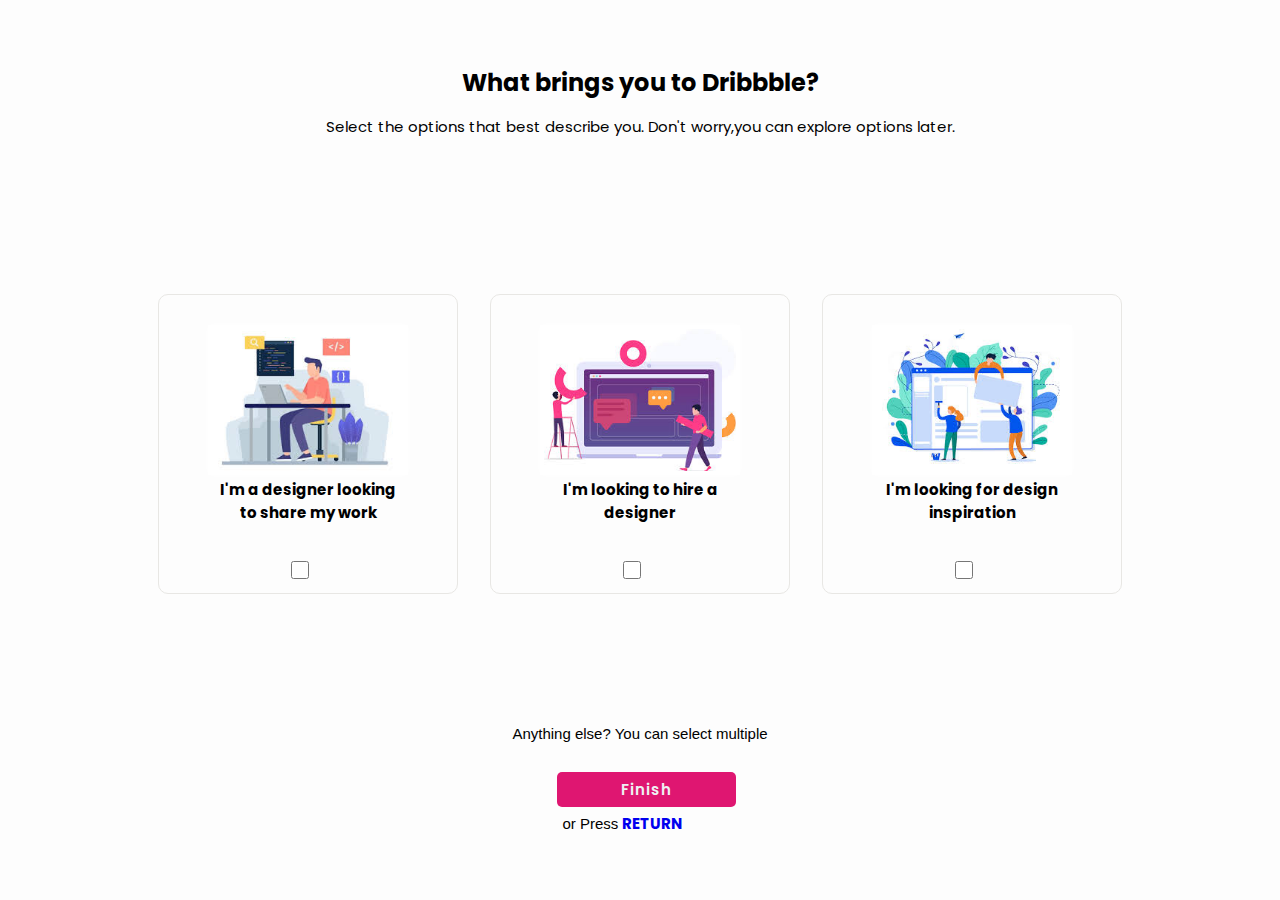
<file: project/service-pages/cards.html>
<!DOCTYPE html>
<html lang="en">

<head>
    <meta charset="UTF-8">
    <meta name="viewport" content="width=device-width, initial-scale=1.0">
    <title>Card Checkbox</title>
    <link rel="stylesheet" href="../css/cards.css">
    <link rel="stylesheet" href="https://cdnjs.cloudflare.com/ajax/libs/font-awesome/6.0.0-beta2/css/all.min.css"
        integrity="sha512-YWzhKL2whUzgiheMoBFwW8CKV4qpHQAEuvilg9FAn5VJUDwKZZxkJNuGM4XkWuk94WCrrwslk8yWNGmY1EduTA=="
        crossorigin="anonymous" referrerpolicy="no-referrer" />
</head>

<body>
    <div class="heading">
        <h2>What brings you to Dribbble?</h2>
        <p>Select the options that best describe you. Don't worry,you can explore options later.</p>
    </div>
    <div class="container">

        <div class="card-box">
            <input type="checkbox" class="checkbox" id="card_one" required>
            <label for="card_one" class="checkbox-label">
                <div class="card">
                    <div class="img">
                        <img src="../Assets/cardimgs/images (2).jpg" alt="">
                        <h1 class="title">I'm a designer looking to share my work</h1>
                    </div>

                    <div class="content">
                        <p>with over 7 million shots from a vast community of designers,Dribble is the leading source
                            for design inspiration.</p>
                    </div>
                </div>
            </label>
        </div>


        <div class="card-box">
            <input type="checkbox" class="checkbox" id="card_two" required>
            <label for="card_two">
                <div class="card">
                    <div class="img">
                        <img src="../Assets/cardimgs/images (5).jpg" alt="">
                        <h1 class="title">I'm looking to hire a designer</h1>
                    </div>

                    <div class="content">
                        <p>with over 7 million shots from a vast community of designers,Dribble is the leading source
                            for design inspiration.</p>
                    </div>

                </div>
            </label>
        </div>

        <div class="card-box">
            <input type="checkbox" class="checkbox" id="card_three" required>
            <label for="card_three">
                <div class="card">
                    <div class="img">
                        <img src="../Assets/cardimgs/images (4).jpg" alt="">
                        <h1 class="title">I'm looking for design inspiration</h1>
                    </div>
                    <div class="content">
                        <p>with over 7 million shots from a vast community of designers,Dribble is the leading source
                            for design inspiration.</p>
                    </div>
                </div>
            </label>
        </div>
    </div>
    <div class="bottom">
        <p>Anything else? You can select multiple</p>
    <div class="finish">
        <a href="/service-pages/home.html"><input type="submit" value="Finish"></a>
        <p>or Press <a href="/service-pages/profile.html">RETURN</a></p>
    </div>
    </div>
    <script src="../javascript/cards.js"></script>

</body>

</html>
</file>
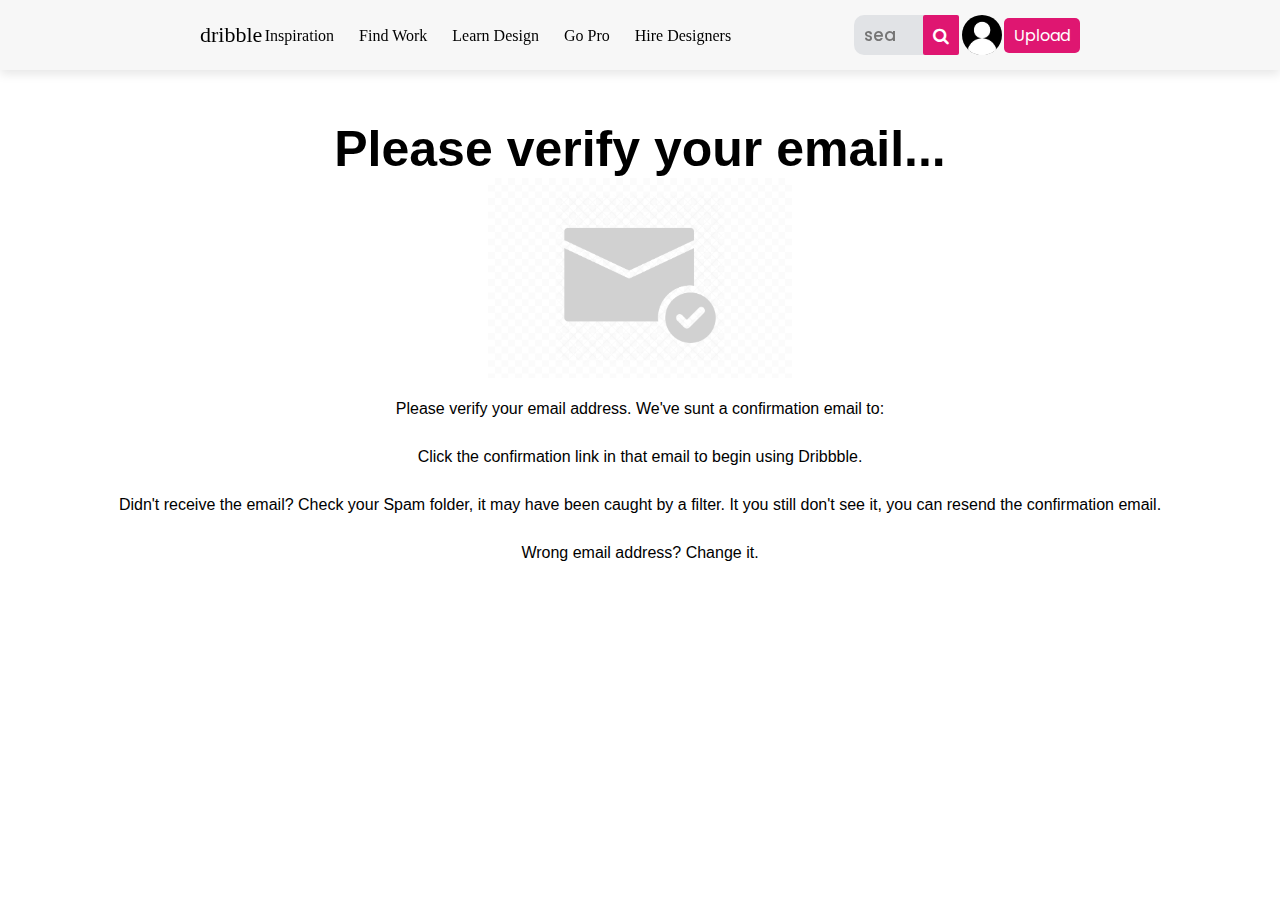
<file: project/service-pages/home.html>
<!DOCTYPE html>
<html lang="en">

<head>
    <meta charset="UTF-8">
    <meta name="viewport" content="width=device-width, initial-scale=1.0">
    <title>home-page</title>
    <link rel="stylesheet" href="../css/home.css">
    <link rel="stylesheet" href="https://cdnjs.cloudflare.com/ajax/libs/font-awesome/4.7.0/css/font-awesome.min.css">

</head>

<body>
    <nav class="nav">
        <div class="menu-icon"><span class="fa fa-bars"></span></div>
        <i class="uil uil-bars navOpenBtn"></i>
        <a href="#" class="logo">dribble</a>

        <ul class="nav-links">
            <i class="uil uil-times navCloseBtn"></i>
            <li><a href="#">Inspiration</a></li>
            <li><a href="#">Find Work</a></li>
            <li><a href="#">Learn Design</a></li>
            <li><a href="#">Go Pro</a></li>
            <li><a href="#">Hire Designers</a></li>
        </ul>


        <div class="search-icon"><span class="fa fa-search"></span></div>
        <div class="cancel-icon"><span class="fa fa-times"></span></div>
        <div class="search-box">
            <input type="search" class="search-data" placeholder="search here" required>
            <button type="submit" class="fa fa-search"></button>
        </div>
        <img src="../Assets/Images/noprofil.jpg" class="user-pic">
        <input type="file" id="upload" class="inputfile">
        <label for="upload" class="upload-btn">Upload</label>
    </nav>
    <div class="response">
        <h2>Please verify your email...</h2>
        <img src="../Assets/Images/mail.png" class="email">
        <p>Please verify your email address. We've sunt a confirmation email to: </p>
        <p>Click the confirmation link in that email to begin using Dribbble.
        </p>
        <p>Didn't receive the email? Check your Spam folder, it may have been caught by a filter. It you still don't see
            it, you can resend the confirmation email.
        </p>
        <p>Wrong email address? Change it.</p>
    </div>


</body>

</html>
</file>
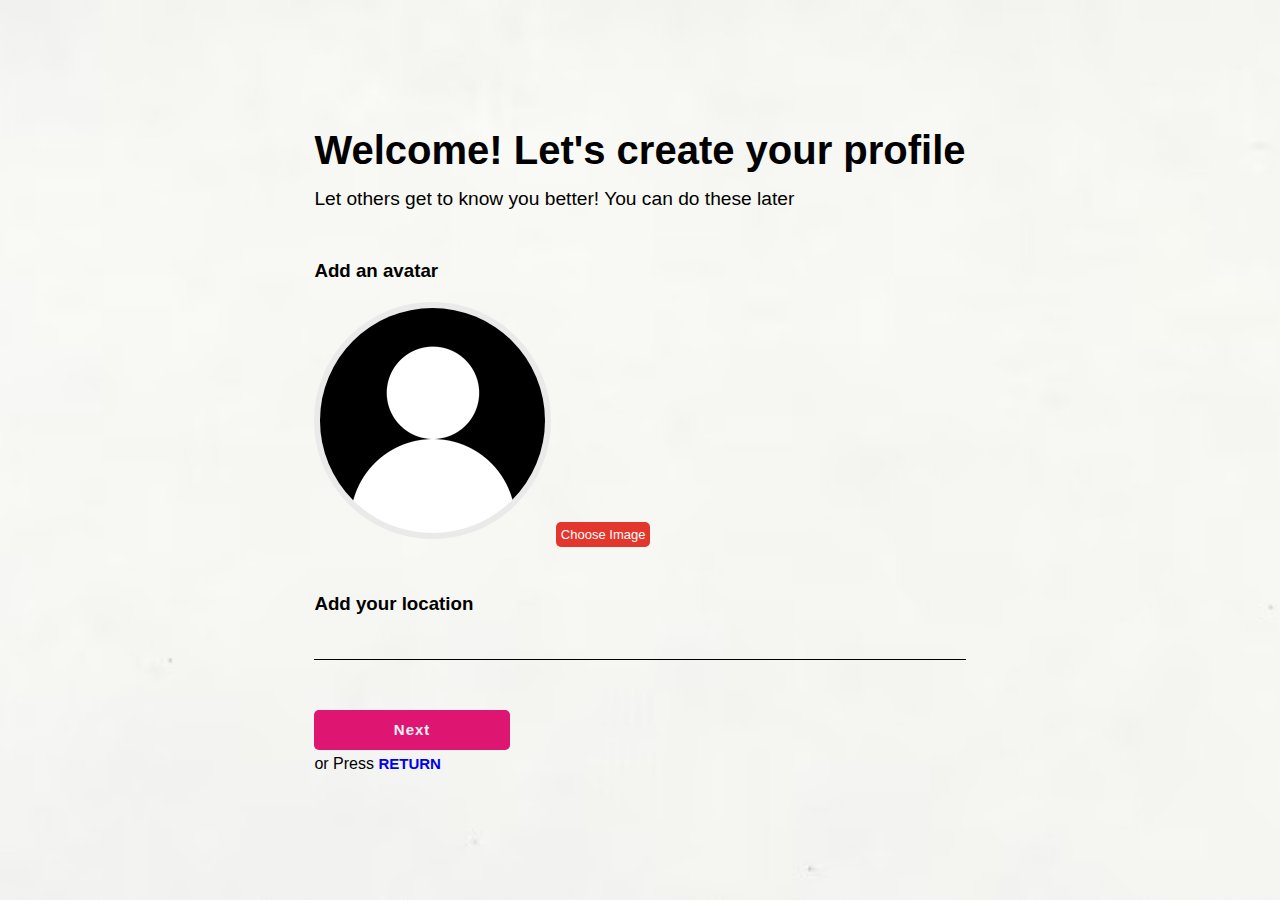
<file: project/service-pages/profile.html>
<!DOCTYPE html>
<html lang="en">

<head>
    <meta charset="UTF-8">
    <meta name="viewport" content="width=device-width, initial-scale=1.0">
    <title>make-profile</title>
    <link rel="stylesheet" href="../css/profile.css">
    <link rel="stylesheet" href="https://cdnjs.cloudflare.com/ajax/libs/font-awesome/4.7.0/css/font-awesome.min.css">
</head>

<body>
    <div class="profileBox">
        <div class="header">
            <h2>Welcome! Let's create your profile</h2>
            <p>Let others get to know you better! You can do these later</p>
        </div>
        <div class="middle">
            <h3>Add an avatar</h3>
            <div class="upload">
                <img src="../Assets/Images/noprofil.jpg" id="profile-pic">
                <label for="input-file">Choose Image</label>
                <input type="file" accept="image/jpeg, image/png, image/jpg" id="inputfile" required>

            </div>
        </div>
        <div class="lower">
            <h3>Add your location</h3>
            <div class="location">
                <input type="text" class="input" id="location" required>
            </div>
        </div>

        <div class="next">
            <a href="/service-pages/cards.html"><input type="submit" value="Next"></a>
            <p>or Press <a href="/index.html">RETURN</a></p>
        </div>
    </div>

    <script src="../javascript/profile.js"></script>


</body>

</html>
</file>
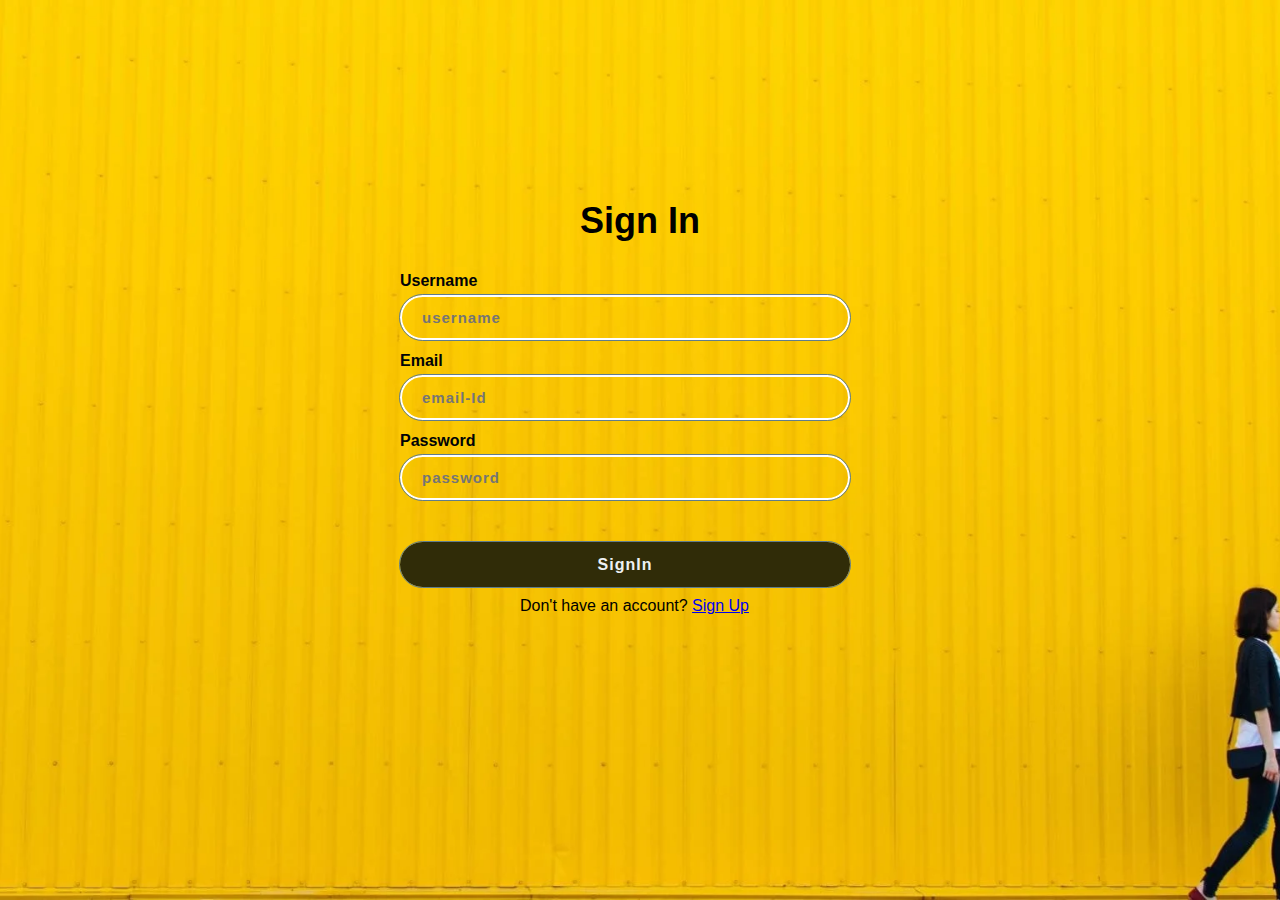
<file: project/service-pages/signin.html>
<!DOCTYPE html>
<html lang="en">

<head>
  <meta charset="UTF-8" />
  <meta name="viewport" content="width=device-width, initial-scale=1.0" />
  <title>Sign-In Page</title>
  <link rel="stylesheet" href="../css/signin.css" />
</head>

<body>
  <script src="../javascript/signin-validation.js"></script>
  <section>
    <div class="wrapper">
      <!-- <div class="imgBox">
                <img src="../Assets/Images/background.jpg">
            </div> -->
      <form id="signin-form" action="/service-pages/profile.html">
        <h2>Sign In</h2>
        <div class="inputBox">
          <span>Username</span>
          <input type="text" id="username" placeholder="username" required />
        </div>
        <div class="inputBox">
          <span>Email</span>
          <input type="text" id="email" placeholder="email-Id" required />
        </div>

        <div class="inputBox">
          <span>Password</span>
          <input type="password" id="password" placeholder="password" required />
        </div>
        <div class="inputBox">
          <input type="submit" value="SignIn" />
        </div>
        <div class="signupBox">
          <span>Don't have an account? <a href="/index.html">Sign Up</a></span>
        </div>
      </form>
    </div>
  </section>
</body>

</html>
</file>
<file: project/css/cards.css>
@import url(https://fonts.googleapis.com/css?family=Poppins:100,100italic,200,200italic,300,300italic,regular,italic,500,500italic,600,600italic,700,700italic,800,800italic,900,900italic);
* {
    margin: 0;
    padding: 0;
    box-sizing: border-box;
    font-family: 'Poppins', sans-serif;
}
.heading{
    text-align: center;
}
.heading p{
    margin-top: 15px;
    font-size: 15px;
}
h1{
    font-size: 15px;
    text-align: center;
}
body {
    display: grid;
    place-items: center;
    min-height: 100vh;
    background-color: #fdfdfd;
}

.container {
    display: flex;
}
input{
    border: none;
    background: transparent;
}

.card {
    background-color: transparent;
    margin: 0 1rem;
    padding: 30px 50px;
    display: flex;
    flex-direction: column;
    align-items: center;
    border-radius: 10px;
    position: relative;
    cursor: pointer;
    border: .1rem solid rgb(232, 231, 228);
    transition: 0.3s;
    height: 300px;
    width: 300px;
}

.img {
    border: .3rem solid #fff;
    position: relative;
    width: 200px;
    height: 150px;
    box-shadow: 0 0 .5rem rgb(255, 255, 255);
    /* overflow: hidden; */
    z-index: 99;
}
img {
    width: 100%;
    height: 100%;
    object-fit: cover;
    /* user-select: none; */
}
.card:hover{
    height: 300px;
}
.content{
    padding: 10px 20px;
    text-align: center;
    transform: translateY(-100px);
    opacity: 0;
    transition: 0.3s;
}
.content p{
    font-size: 12px;
    text-align:inherit;
}
.card:hover > .content{
    opacity: 1;
    transform: translateY(-20px);
    
}
.card:hover > .img{
    transform: translateY(-60px);
}   
.checkbox {
    position: relative;
    top: 90%;
    margin-left: 45%;
    place-items: center;
    width: 18px;
    height: 18px;
    border: 1px solid #671c1c;
    border-radius: 50%;
    cursor: pointer;
    border-radius: 50%;

}

.card:hover {
    transform: scale(1.02)
}
.card:active {
    transform: scale(.97);
}

.finish input{
    background: rgb(223, 22, 113);
    color: #eef1f3;
    border: none;
    font-weight:600;
    margin-bottom: 5px;
    margin-top: 30px;
    width: 70%;
    border-radius: 5px;
    height: 35px;
    letter-spacing: 1px;
    font-size: 15px;
    margin-left: 45px;
}
.finish p{
    margin-left: 50px;
}

.finish a{
    text-decoration: none;
    font-weight: bold;
    font-size: 15px;
    
}
.bottom p{
    font-size: 15px;
    font-family: 'Franklin Gothic Medium', 'Arial Narrow', Arial, sans-serif;
}
input[id="card_one"]:checked ~ label[for="card_one"] .card,
input[id="card_two"]:checked ~ label[for="card_two"] .card,
input[id="card_three"]:checked ~ label[for="card_three"] .card{
border-color: rgb(223, 22, 113);
}
</file>
<file: project/css/home.css>
@import url("https://fonts.googleapis.com/css2?family=Poppins:wght@300;400;500;600&display=swap");

* {
  margin: 0;
  padding: 0;
  box-sizing: border-box;
  font-family: "Poppins", sans-serif;
}
body {
  background: #ffffff;
}
.nav {
  position: fixed;
  top: 0;
  left: 0;
  width: 100%;
  padding: 15px 200px;
  background: #f7f7f7;
  box-shadow: 0 4px 10px rgba(0, 0, 0, 0.1);

}
.user-pic{
    width: 40px;
    border-radius: 50%;
    cursor: pointer;
}
.nav,
.nav .nav-links {
  display: flex;
  align-items:center;
}
.nav {
  justify-content: space-between;
}
a {
  color: #000000;
  text-decoration: none;
  font-family:cursive;
}
.nav .logo {
  font-size: 22px;
  font-weight: 500;
}
.nav .nav-links {
  column-gap: 25px;
  list-style: none;
}
form{
    column-gap: 25px;
}
.nav .nav-links a {
  transition: all 0.2s linear;
}
.nav.openSearch .nav-links a {
  opacity: 0;
  pointer-events: none;
}
nav .search-box{
display: flex;
height: 40px;
background: #e1e3e6;
width: 12%;
/* border: px solid rgba(212, 203, 203, 0.2); */
border-radius: 10px;
margin-left: 120px;
}
nav .search-box .search-data{
    height: 100%;
    width: 100%;
    padding: 0 10px;
    color: #000000;
    font-weight: 500;
    background: none;
    border: none;
    font-size: 17px;
}
nav .search-box button{
    padding: 0 10px;
    background: rgb(223, 22, 113);
    border: none;
    cursor: pointer;
    font-size: 17px;
    color: #fff;
    border-radius: 2px;
}

.nav .navOpenBtn,
.nav .navCloseBtn {
  display: none;
}

.inputfile {
    display: none;
}

.upload-btn {
    display: inline-block;
    background-color: rgb(223, 22, 113);
    color: #fff;
    padding: 5px 10px;
    font-size: 16px;
    cursor: pointer;
    border-radius: 5px;
    transition: background-color 0.3s ease;
}

.upload-btn:hover {
    background-color: #0056b3;
}
nav .menu-icon,
nav .search-icon,
nav .cancel-icon{
    width: 40px;
    color: #000000;
    text-align: center;
    margin: 0 50px;
    font-size: 18px;
    cursor: pointer;
    display: none;
}
nav .menu-icon span,
nav .search-icon,
nav .cancel-icon{
    display: none;
}

.response{
    margin-top: 120px;
    text-align: center;
}
.email{
    height: 200px;
    /* background: transparent; */
    background-color: #fff;
    mix-blend-mode:multiply;
    opacity: .3;
}
.response h2{
    font-weight:bolder;
    font-size: 50px;
    font-family: sans-serif;
}
.response p{
    line-height: 3em;
    font-family:sans-serif;
    font-weight: 500;
}
/* responsive */
@media screen and (max-width: 1160px) {
  .nav {
    padding: 15px 100px;
  }
  .nav .search-box {
    right: 150px;
  }
}
@media screen and (max-width: 950px) {
  .nav {
    padding: 15px 50px;
  }
  .nav .search-box {
    right: 100px;
    max-width: 400px;
  }
}
@media screen and (max-width: 768px) {
  .nav .navOpenBtn,
  .nav .navCloseBtn {
    display: block;
  }
  .nav {
    padding: 15px 20px;
  }
  .nav .nav-links {
    position: fixed;
    top: 0;
    left: -100%;
    height: 100%;
    max-width: 280px;
    width: 100%;
    padding-top: 100px;
    row-gap: 30px;
    flex-direction: column;
    background-color: #11101d;
    box-shadow: 0 2px 10px rgba(0, 0, 0, 0.1);
    transition: all 0.4s ease;
    z-index: 100;
  }
  .nav.openNav .nav-links {
    left: 0;
  }
  .nav .navOpenBtn {
    color: #fff;
    font-size: 20px;
    cursor: pointer;
  }
  .nav .navCloseBtn {
    position: absolute;
    top: 20px;
    right: 20px;
    color: #fff;
    font-size: 20px;
    cursor: pointer;
  }
  .nav .search-box {
    top: calc(100% + 10px);
    max-width: calc(100% - 20px);
    right: 50%;
    transform: translateX(50%);
    box-shadow: 0 2px 10px rgba(0, 0, 0, 0.1);
  }
}
</file>
<file: project/css/profile.css>
* {
    margin: 0;
    padding: 0;
    box-sizing: border-box;
    font-family: "Poppins", sans-serif;
}
.header h2{
    font-size: 40px;
    font-weight: bolder;
    margin-bottom: 15px;
}
.header p{
    font-size: larger;
    margin-bottom: 50px;
}
.middle h3{
    margin-bottom: 20px;
}

.lower h3{
    margin-top: 50px;
}
body {
    display: flex;
    justify-content: center;
    align-items: center;
    min-height: 100vh;
    background: url(../Assets/Images/background2.jpg) no-repeat ;
    background-size: cover;
    background-position: center;
}
.wrapper {
    width: 500px;
    background: transparent;
    color: #000000;
    height: 500px;

}
.location input{
    height: 45px;
    width: 100%;
    background: transparent;
    border: none;
    border-bottom: 1px solid black;
    outline: none;
}
.next input{
    background: rgb(223, 22, 113);
    color: #eef1f3;
    border: none;
    font-weight: bold;
    margin-bottom: 5px;
    margin-top: 50px;
    width: 30%;
    border-radius: 5px;
    height: 40px;
    letter-spacing: 1px;
    font-size: 15px;
}
.next a{
    text-decoration: none;
    font-weight: bold;
    font-size: 15px;
}
.upload img{
    border-radius: 50%;
    border: 6px solid #eaeaea;
}
.upload label{
    display: inline;
    width: 20px;
    background: #e3362c;
    color: #fff;
    padding: 5px;
    margin: 10px auto;
    border-radius: 5px;
    cursor: pointer;
    font-size: small;
}
.upload input{
    display: none;
}
.after-upload{
    height: 225px;
    width: 225px;
    border-radius: 50%;
    border: 6px solid #eaeaea;
    object-fit: cover;
    z-index: 1;
}
</file>
<file: project/css/signin.css>
* {
    margin: 0;
    padding: 0;
    box-sizing: border-box;
    font-family: "Poppins", sans-serif;
}

body {
    display: flex;
    justify-content: center;
    align-items: center;
    min-height: 100vh;
    background: url(../Assets/Images/background.jpg) no-repeat ;
    background-size: cover;
    background-position: center;
}

.wrapper {
    width: 500px;
    background: transparent;
    color: #000000;
    height: 500px;

}

.wrapper h2 {
    font-size: 36px;
    text-align: center;
    align-items: center;

}

.wrapper .inputBox {

    width: 90%;
    height: 50px;
    margin: 30px 10px;

}
.wrapper .inputBox span{
    font-weight: 600;
    font-size: 18px;
    margin-bottom: 5px;
    display: inline-block;
    color: #000308;
    font-weight: 600;
    font-size: 16px;

}
.inputBox input {
    width: 100%;
    padding: 10px 20px;
    font-weight: 600;
    font-size: 15px;
    letter-spacing: 1px;
    color: #09202c;
    width: 100%;
    height: 90%;
    background: transparent;
    border:  1px solid #607d8b ;
    outline: 1px solid #607d8b;
    border: 2px solid rgba(255, 255, 255, 2);
    border-radius: 40px;
    /* margin-left: 1px; */

}
section .wrapper .inputBox input[type="submit"]{
    background: rgb(48, 44, 8);
    color: #eef1f3;
    border: none;
    font-size: medium;
    margin-bottom: 5px;
    margin-top: 30px;
}
.signupBox{
    margin: 35px 130px;
}
</file>
